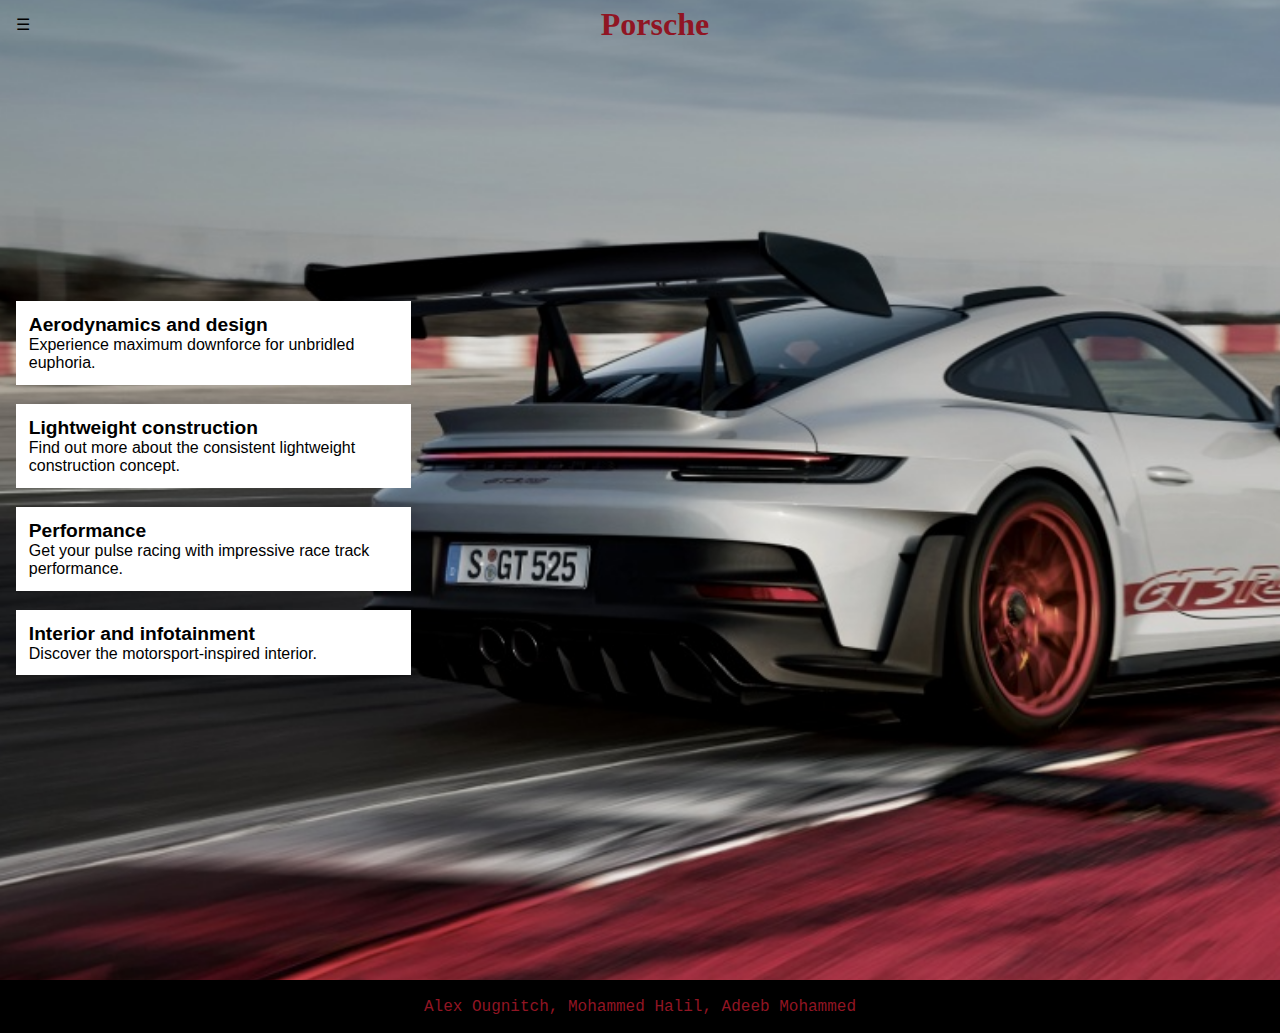
<file: index.html>
<!DOCTYPE html>
<html lang="en">
<head>
    <meta charset="UTF-8">
    <meta name="viewport" content="width=device-width, initial-scale=1.0">
    <title>Porsche GT3RS specs</title><!--page name-->
    <link rel="stylesheet" href="./assets/CSS/index.css">

</head>
<body>
    <nav><!--Hamburger nav bar-->
        <input type="checkbox" id="menu-toggle"/>
        <label for="menu-toggle"><span class="hamburger-icon">&#9776;</span></label>
        <h1 class="title">Porsche</h1>
        <ul class="menu">
          <li><a href="./index.html">Home</a></li>
          <li><a href="./page2.html">Specs</a></li>
          <li><a href="./page3.html">Compare</a></li>
          <li><a href="./extras.html">Extras</a></li>
          <li><a href="./about.html">About</a></li>
          <li><a href="./page5.html">Gallery</a></li>
          <li><a href="./ref.html">Refrences</a></li>
        </ul>
      </nav>
    <!--container with the image and the sidebar-->
    <div class="container">
        <img src="./assets/images/homepage porsche.png" alt="Background Image" class="background-image">
        <div class="sidebar">
            <a href="#aerodynamics">
                <span>Aerodynamics and design</span>
                <p>Experience maximum downforce for unbridled euphoria.</p>
            </a>
            <a href="#lightweight">
                <span>Lightweight construction</span>
                <p>Find out more about the consistent lightweight construction concept.</p>
            </a>
            <a href="#performance">
                <span>Performance</span>
                <p>Get your pulse racing with impressive race track performance.</p>
            </a>
            <a href="#interior">
                <span>Interior and infotainment</span>
                <p>Discover the motorsport-inspired interior.</p>
            </a>
        </div>
    </div> 
    <!--footer-->
    <footer>
        <p>Alex Ougnitch, Mohammed Halil, Adeeb Mohammed</p>
    </footer>
</body>
</html>
</file>
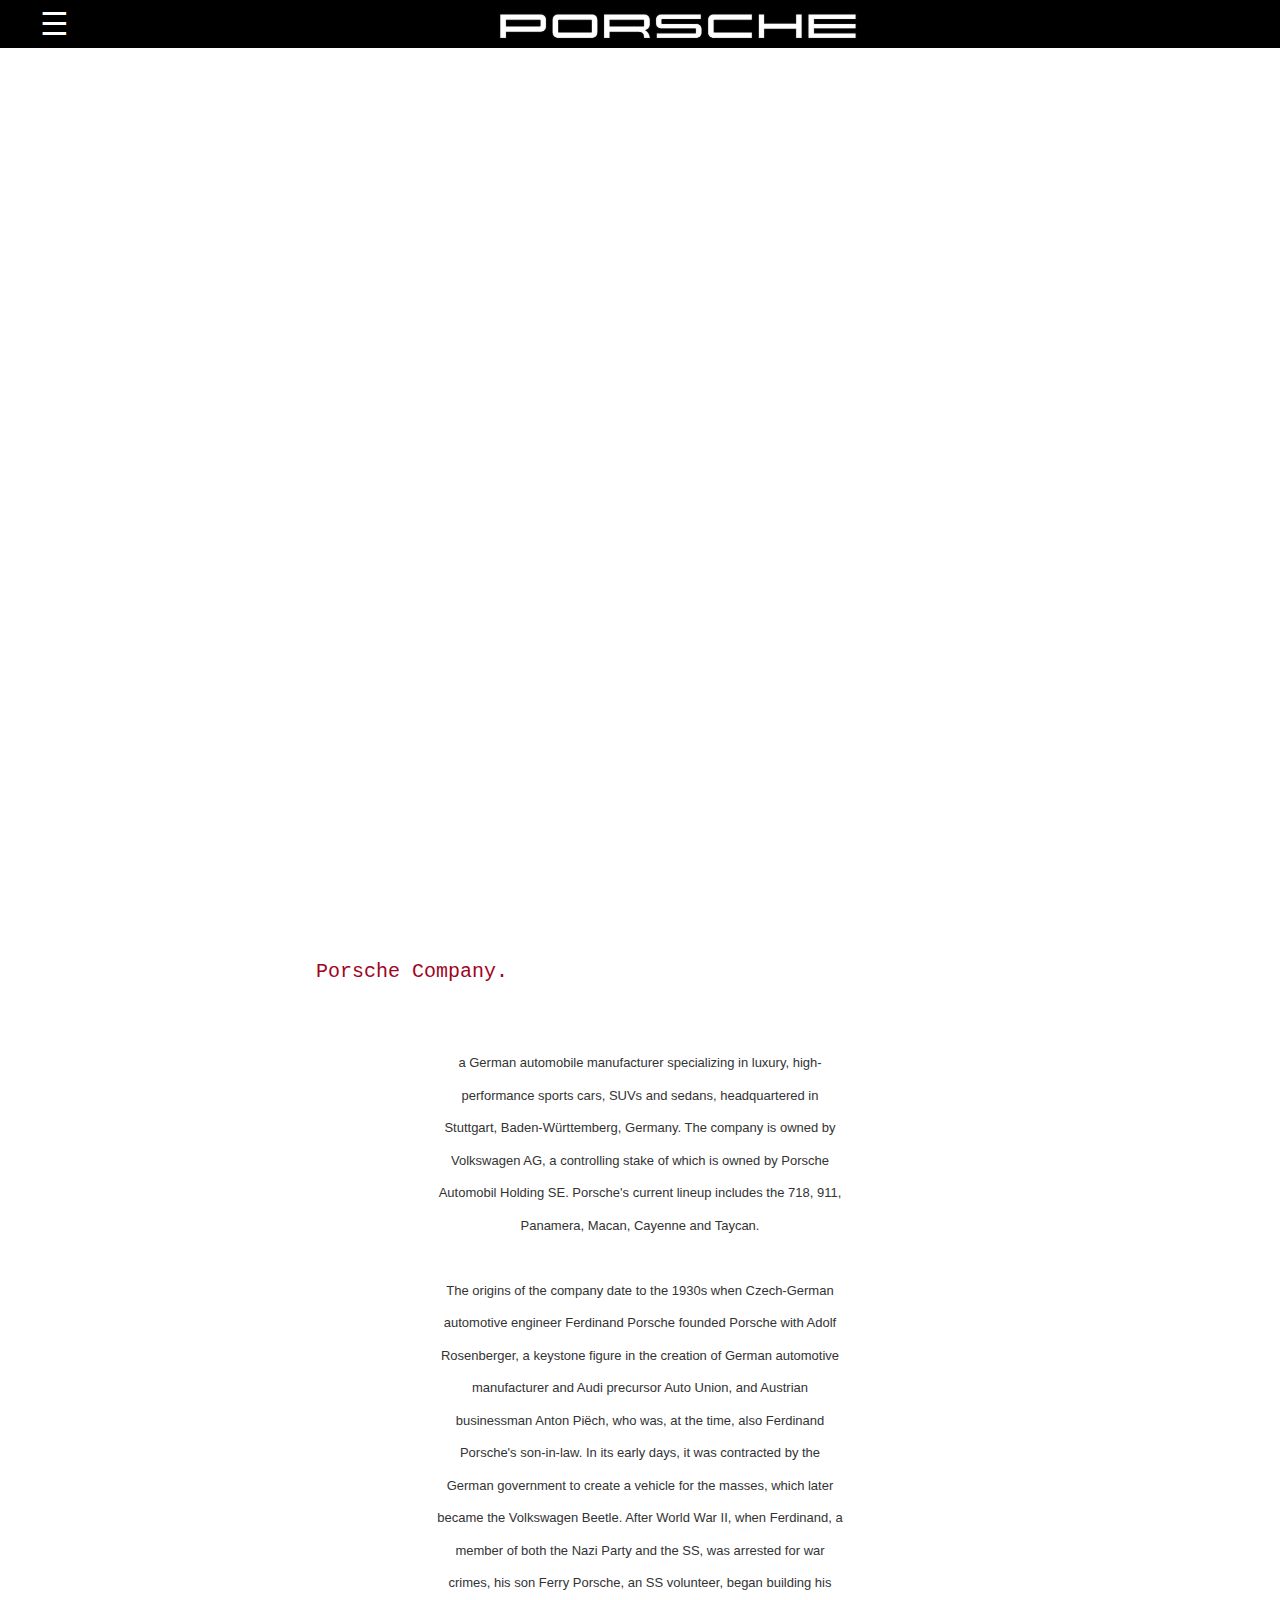
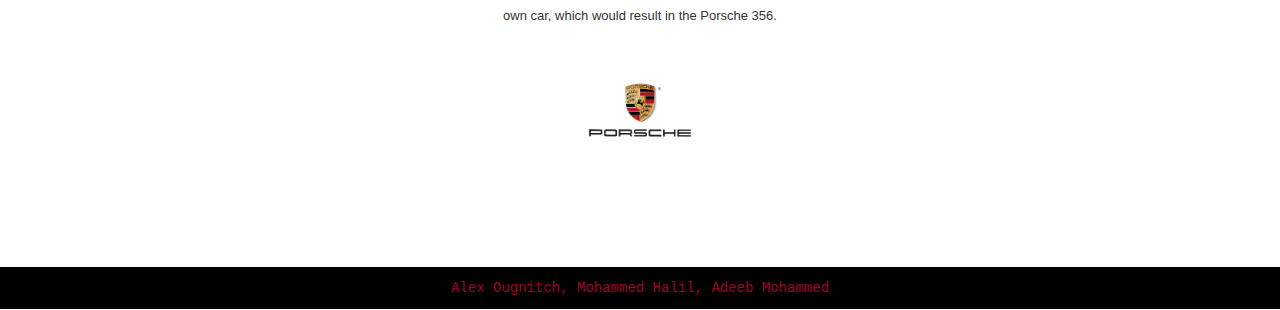
<file: about.html>
<!DOCTYPE html>
<html lang="en">
<head>
    <meta charset="UTF-8">
    <meta name="viewport" content="width=device-width, initial-scale=1.0">
    <link rel="stylesheet" href="./assets/CSS/about.css">
    <title>Document</title>
</head>
<body>
    <header>
        <nav>
            <input type="checkbox" id="menu-toggle"/>
            <label for="menu-toggle">&#9776;</label>
            <ul class="menu">
              <li><a href="./index.html">Home</a></li>
              <li><a href="./page2.html">Specs</a></li>
              <li><a href="./page3.html">Compare</a></li>
              <li><a href="./extras.html">Extras</a></li>
              <li><a href="./about.html">About</a></li>
              <li><a href="./page5.html">Gallery</a></li>
              <li><a href="./ref.html">Refrences</a></li>
            </ul>
          </nav>

        <img src="./assets/images/new_head.jpeg" alt="Header Image">

    </header>

    <div class="empty"></div>
    <div class="main">
        <p class="tit">Porsche Company.</p><br>
        <div class="textbox">
            a German automobile manufacturer specializing in luxury, high-performance sports cars, SUVs and sedans, headquartered in Stuttgart, Baden-Württemberg, Germany. The company is owned by Volkswagen AG, a controlling stake of which is owned by Porsche Automobil Holding SE. Porsche's current lineup includes the 718, 911, Panamera, Macan, Cayenne and Taycan.<br><br>
            The origins of the company date to the 1930s when Czech-German automotive engineer Ferdinand Porsche founded Porsche with Adolf Rosenberger, a keystone figure in the creation of German automotive manufacturer and Audi precursor Auto Union, and Austrian businessman Anton Piëch, who was, at the time, also Ferdinand Porsche's son-in-law. In its early days, it was contracted by the German government to create a vehicle for the masses, which later became the Volkswagen Beetle. After World War II, when Ferdinand, a member of both the Nazi Party and the SS, was arrested for war crimes, his son Ferry Porsche, an SS volunteer, began building his own car, which would result in the Porsche 356.<br>
        </div>
        <img class="logo" src="./assets/images/porsche-logo.jpg" alt="">
    </div>

    <footer>
        <p>Alex Ougnitch, Mohammed Halil, Adeeb Mohammed</p>
    </footer>
</body>
</html>
</file>
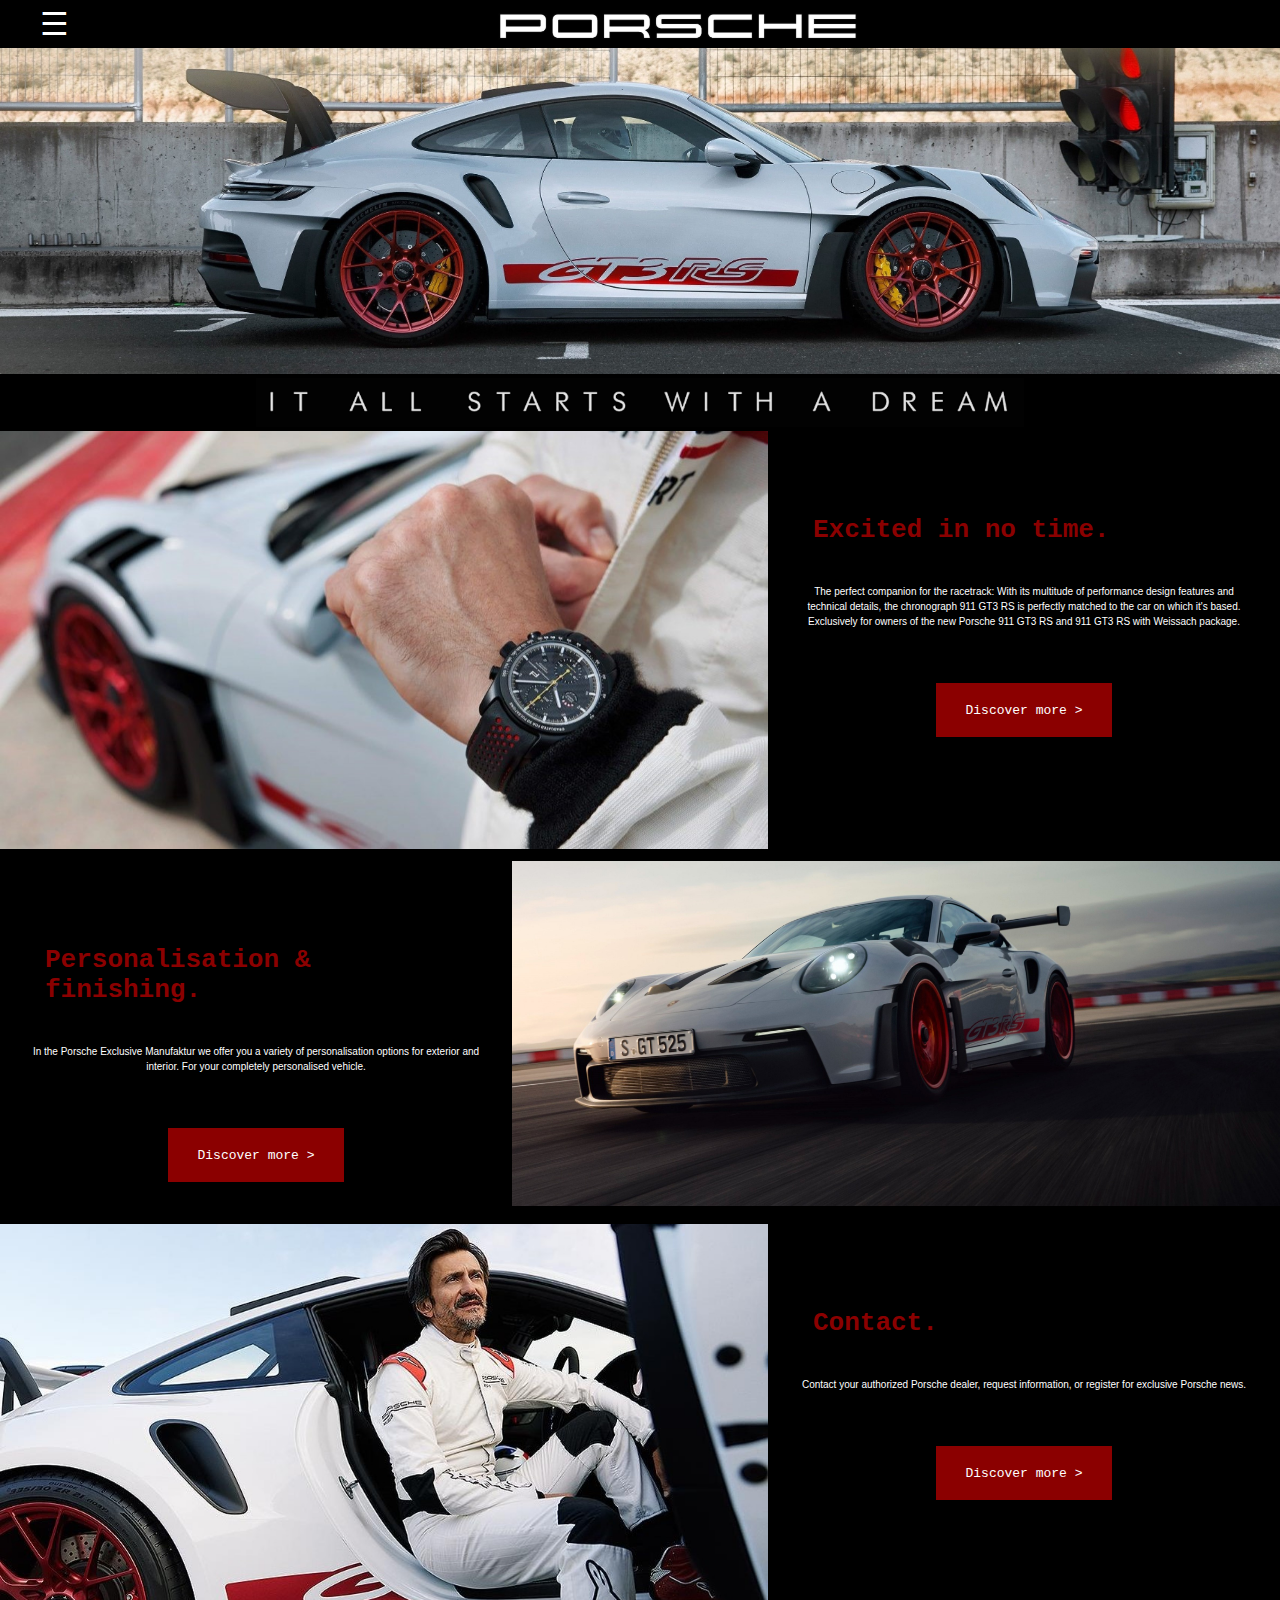
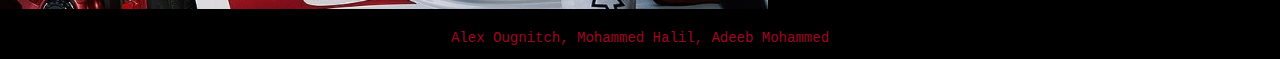
<file: extras.html>
<!DOCTYPE html>
<html lang="en">
<head>
    <meta charset="UTF-8">
    <meta name="viewport" content="width=device-width, initial-scale=1.0">
    <link rel="stylesheet" href="./assets/CSS/extras.css">
    <title>Document</title>

</head>
<body>
    <header>
        <nav>
            <input type="checkbox" id="menu-toggle"/>
            <label for="menu-toggle">&#9776;</label>
            <ul class="menu">
              <li><a href="./index.html">Home</a></li>
              <li><a href="./page2.html">Specs</a></li>
              <li><a href="./page3.html">Comapare</a></li>
              <li><a href="./extras.html">Extras</a></li>
              <li><a href="./about.html">About</a></li>
              <li><a href="./page5.html">Gallery</a></li>
              <li><a href="./ref.html">Refrences</a></li>
            </ul>
          </nav>

        <img src="assets\images\new_head.jpeg" alt="Header Image">

    </header>


    <div class="container">
        <div class="box1">
            <img class="img1" src="assets\images\374078.jpg" alt="car1">
        </div>
        <div class="bgtext">
            <img class="imgt" src="assets\images\dream.png" alt="txt">
        </div>
        <div class="bigbox">
            <div class="box2">
                <img class="img2" src="assets\images\watch.jpg" alt="watch">
            </div>
            <div class="box3">
                <p class="tit1">Excited in no time.</p>
                <p class="txt1">The perfect companion for the racetrack: With its multitude of performance design features and technical details, the chronograph 911 GT3 RS is perfectly matched to the car on which it's based. Exclusively for owners of the new Porsche 911 GT3 RS and 911 GT3 RS with Weissach package.</p>
                <a class="button" href="https://shop.porsche.com/us/en-US/porsche-design-timepieces-exclusive-vehicle-watches-chronograph-911-gt3rs" target="_blank">Discover more ></a>
            </div>
        </div>
        <div class="bigbox">
            <div class="box4">
                <p class="tit1">Personalisation & finishing.</p>
                <p class="txt1">In the Porsche Exclusive Manufaktur we offer you a variety of personalisation options for exterior and interior. For your completely personalised vehicle.</p>
                <a class="button" href="https://www.porsche.com/international/accessoriesandservice/exclusive-manufaktur/uniqueness/911/" target="_blank">Discover more ></a>
            </div>
            <div class="box5">
                <img class="img3" src="./assets/images/porsche-normal.jpg" alt="img3">
            </div>
        </div>
        <div class="bigbox">
            <div class="box6">
                <img class="img4" src="./assets/images/contacts.jpg" alt="img4">
            </div>
            <div class="box3">
                <p class="tit1">Contact.</p>
                <p class="txt1">Contact your authorized Porsche dealer, request information, or register for exclusive Porsche news.</p>
                <a class="button" href="https://contact.porsche.com/international/mpcontact/?modelsddPInt=id_ao3_primint&modelsddId=992850" target="_blank">Discover more ></a>
            </div>
        </div>
    </div>
    <footer>
        <p>Alex Ougnitch, Mohammed Halil, Adeeb Mohammed</p>
    </footer>
</body>
</html>
</file>
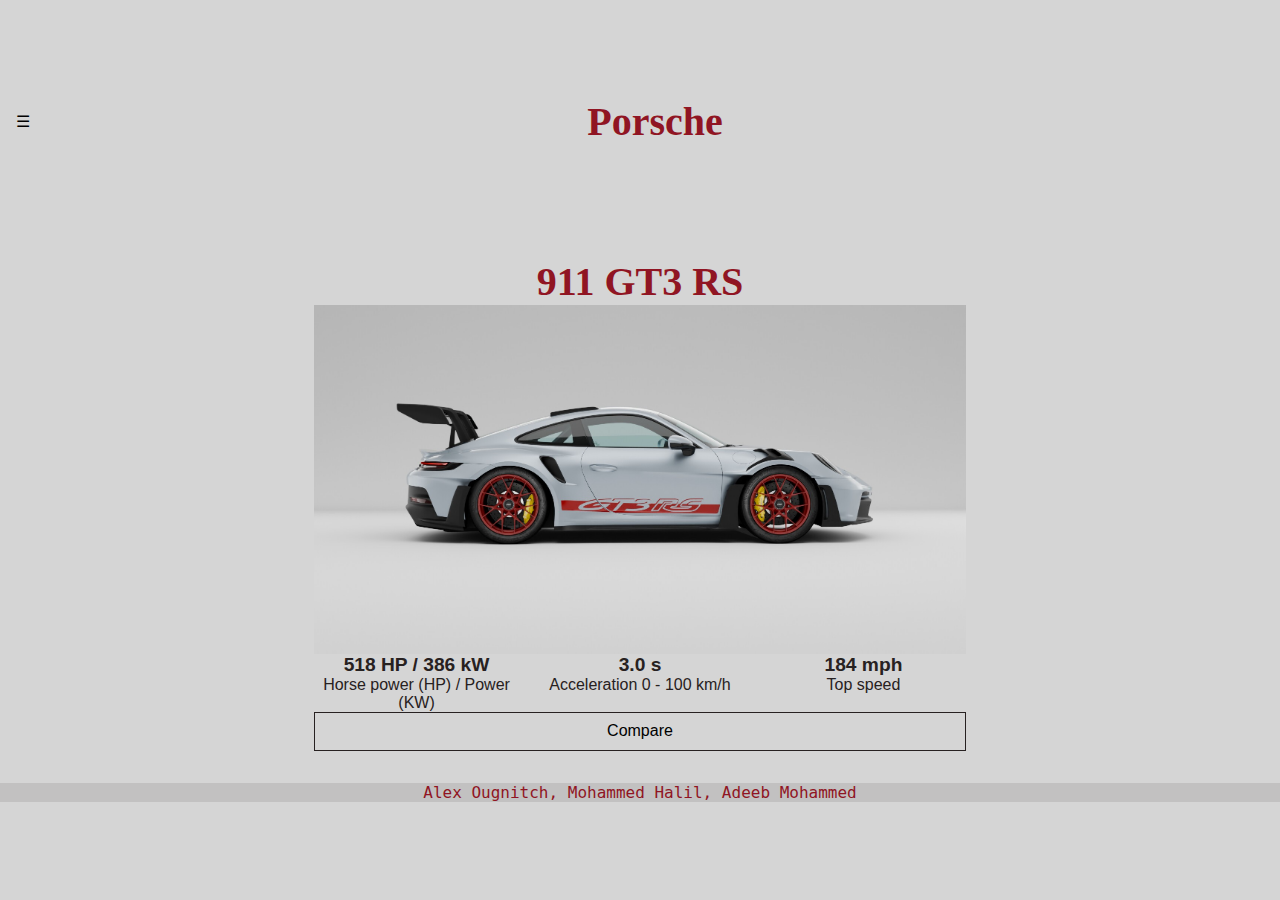
<file: page2.html>
<!DOCTYPE html>
<html lang="en">
<head>
    <meta charset="UTF-8">
    <meta name="viewport" content="width=device-width, initial-scale=1.0">
    <title>Specs</title><!--page name-->
    <link rel="stylesheet" href="./assets/CSS/page2.css">
</head>

<body>
    <nav>
        <input type="checkbox" id="menu-toggle"/>
        <label for="menu-toggle"><span class="hamburger-icon">&#9776;</span></label>
        <h1 class="title">Porsche</h1>
        <ul class="menu">
          <li><a href="./index.html">Home</a></li>
          <li><a href="./page2.html">Specs</a></li>
          <li><a href="./page3.html">Compare</a></li>
          <li><a href="./extras.html">Extras</a></li>
          <li><a href="./about.html">About</a></li>
          <li><a href="./page5.html">Gallery</a></li>
          <li><a href="./ref.html">Refrences</a></li>
        </ul>
      </nav>
    <div class="container">

        <div class="title">911 GT3 RS</div>

        <!--Image source-->
        <div class="image">
            <img src="./assets/images/sideprofile.jpeg" alt="Car Image">
        </div>

    <!--specs of the Porsche GT3RS-->
        <div class="stats">
            <div>
                <span>518 HP / 386 kW</span>
                <p>Horse power (HP) / Power (KW)</p>
            </div>
            <div>
                <span>3.0 s</span>
                <p>Acceleration 0 - 100 km/h</p>
            </div>
            <div>
                <span>184 mph</span>
                <p>Top speed</p>
            </div>
        </div>

        <div class="buttons">
            <button><a href="./page3.html">Compare</a></button>
        </div>
    </div>
    <!--footer-->
    <footer>
        <p>Alex Ougnitch, Mohammed Halil, Adeeb Mohammed</p>
    </footer>
</body>
</html>
</file>
<file: assets/CSS/index.css>
/* global body styles */
body {
    margin: 0; 
    font-family: Arial, sans-serif;
}

/* container styling */
.container {
    display: grid; /*grid layout is used*/
    grid-template-columns: 1fr 2fr;
    height: 100vh; /*full viewport height */
    position: relative; 
}

/* background image styling */
.container img.background-image {
    position: absolute; /* puts the image behind other elements */
    width: 100%; /* covers the full width */
    height: 100%; /* covers the full height */
    min-width: 100%; 
    min-height: 115%; 
    transform: translate(0%, -8.7%); /* adjusts the positioning of the image */
    z-index: -1; /* puts the image on top of the other elements of the paeg*/
    object-fit: cover; /*makes sure image doesnt stretch */
}


/* sidebar style*/
.sidebar {
    padding: 1em; 
    display: grid; 
    grid-template-rows: repeat(4, auto); /* divides into 4  rows */
    align-content: center;
}

/* sidebar link style */
.sidebar a {
    text-decoration: none; /* takes away underline from links */
    color: black; 
    display: flex;
    flex-direction: column; 
    justify-content: center;
    background: white;
    margin-bottom: 1.2em; 
    transition: 0.3s ease; /*  transition for hover effect */
    padding: 0.8em;
}

/* sidebar  hover effect */
.sidebar a:hover {
    background-color: rgb(200, 9, 47); /* changes background colorwhen  hover */
    transition: 0.2s ease-in-out;
    color: white; 
}

/* sidebar link text styling */
.sidebar a span {
    font-size: 1.2rem; 
    font-weight: bold; 
}
/* styling of the description of the sidebar buttons*/
.sidebar a p {
    font-size: 1rem; /*font size for descriptions */
    margin: 0; /* Removes default margin */
}

ul{
    padding: 0;
    list-style-type: none;
}

li{
    padding: 0px;
    margin: 0.25rem 1rem;
    font-weight: 400;
    font-size: 16px;
    
}


/* NAVIGATION BAR */

nav {
    height: 3rem;
    align-items: center;
    justify-content: center;
    position: relative;
    display: flex;
    flex-direction: row;
    z-index: 99;
  }

a{
    color: black;
    text-decoration: none;
    
}

a:hover{
    color: darkred;
    cursor: pointer;
}

label{
    margin-left: 1rem;
}
  
  .menu {
    display: none;
    position: absolute;
    top: 100%;
    left: 0;
    background-color: #fff;
    padding: 20px;
  }

  .hamburger-icon {
    color: black;
  }

  input{
    display: none;
  }
  
  #menu-toggle:checked ~ .menu {
    display: block;
  }



.title{
    width: 100%;
    color: rgb(144, 21, 35);
    font-weight: 600;
    text-align: center;
    font-family: "Porsche", serif;
}

/*footer style*/
footer {
    margin-top: 2em; 
    color: rgb(144, 21, 35); 
    width: 100%; 
    text-align: center; 
    font-family: monospace; 
    font-size: large;
    background-color: black; 
    display: block; /*footer takes the whole bottom portion*/
    padding: 0.1em 0; 
}

/* responsive design for 795px or smaller */
@media (max-width: 795px) {
    .container {
        grid-template-columns: 1fr; /*makes sidebar and content vertically */
    }

    .sidebar {
        padding: 2em;
        grid-template-rows: repeat(4, auto); 
    }

    nav {
        padding-top: 0; 
    }

    nav ul {
        flex-direction: column; /*puts nav items vertically */
        align-items: center; 
    }

    nav ul li {
        grid-template-rows: repeat(2, auto); /*  vertical stacking */
        margin: 0.8em; 
        margin-bottom: 0; 
    }

    nav ul li a {
        color: rgb(144, 21, 35); 
    }

    .sidebar a {
        font-size: 0.9rem; 
        background: rgba(255, 255, 255, 0.6); /* makes background semi-transparent */
        text-align: center; 
        border: none; 
    }

    .container img.background-image {
        transform: translate(0%, -32%); /*chaneg image position for small screen */
        object-fit: cover; /*makes sure image doesnt stretch */
    }
}
</file>
<file: assets/CSS/about.css>
/* Existing styles */
body {
    background-image: url('https://wallpaper.forfun.com/fetch/c0/c01662f04a772e80bd330eef1b9c77b0.jpeg');
    background-size: cover; /* Ensures the background image covers the entire page */
    background-attachment: fixed; /* Keeps the image fixed while scrolling */
    background-position: center; /* Centers the background image */
    margin: 0; /* Ensures the background touches the edge of the browser */
    padding: 0;
}
/* Styles header section of the page */
header {
    display: flex;
    background-color: black;
    position: fixed; /* Header stays fixed while scrolling */
    align-items: center;
    justify-content: center;
    width: 100%;
    top: 0;
    left: 0;
    z-index: 1000;
}
label {
    font-size: 2rem; /* Adjust icon size */
    color: white; /* Sets the hamburger icon color to white */
    background-color: transparent; /* Removes background if applied */
    padding: 0.5rem; /* Adds padding around the icon */
    cursor: pointer;
}

/* Styling for image making it centered and sized correctly */
header img {
    display: block; /* Allows changes to margin */
    margin-left: auto; /* Centers image */
    margin-right: auto; /* Centers image */
    width: 30%; /* Ensures the image occupies the full width of container */
}
/* Navigation styles */
nav {
    height: 3rem;
    position: relative;
    z-index: 99;
    display: flex;
    align-items: center;
    margin-left: 1rem;
}
ul {
    padding: 0;
    list-style-type: none;
}

li {
    padding: 0px;
    margin: 0.25rem 1rem;
    font-weight: 400;
    font-size: 16px;
    margin-bottom: 1.5em;

}
a {
    color: white;
    text-decoration: none;
    font-family: Arial, Helvetica, sans-serif;
    text-align: center;
}
a:hover {
    color: rgb(186, 14, 48);
    cursor: pointer;
}
label {
    margin-left: 1rem;
}
/* Hamburger menu icon styles */
.menu-icon {
    font-size: 2rem;
    color: white; /* Makes the hamburger icon white */
    background-color: black; 

    cursor: pointer;
}
/* Menu styles */
.menu {
    display: none;
    position: absolute;
    top: 100%;
    left: 0;
    background-color: black;
    padding: 60px;
}
input {
    display: none;
}
#menu-toggle:checked ~ .menu {
    display: block;
}
/* Styles main divbox width and background properties */
.main {
    width: 60%; /* Makes main divbox slimmer */
    display: block; /* Allows changes to margin */
    background-color: white;
    margin-left: auto; /* Centers content */
    margin-right: auto; /* Centers content */
    margin-bottom: 6em; /* Space between main divbox and footer */
}
/* Styles title in main divbox */
.tit {
    font-family: monospace;
    font-size: x-large;
    padding-left: 3em; /* Space between left of text and border */
    padding-top: 2em; /* Space between top of text and border */
    color: rgb(160, 4, 35);
}
/* Styles the content box for text */
.textbox {
    width: 60%; /* Matches the width of the main divbox */
    display: block; /* Allows changes to margin */
    background-color: white;
    color: #333;
    margin-left: auto; /* Centers content */
    margin-right: auto; /* Centers content */
    font-family: Arial, Helvetica, sans-serif;
    text-align: center; /* Centers the text */
    box-sizing: border-box; /* Ensures padding changes is within the box */
    padding: 2em;
    padding-bottom: 1em; /* Adds extra space between end of text and end image */
    line-height: 2.5; /* Increases the line spacing */
    font-weight: lighter;
    font-size: small;
}
/* Provides an empty space to allow for scrolling */
.empty {
    height: 100vh; /* Creates an empty space that occupies the full height of browser making user scroll for main content */
}
/* Styles end image inside the main divbox */
.logo {
    margin-top: 1.5em; /* Adds space between logo and text */
    padding-bottom: 1em;
    display: block; /* Allows changes to margin */
    width: 25%;
    margin-left: auto; /* Centers image */
    margin-right: auto; /* Centers image */
}
/* Styles the footer */
footer {
    background-color: black;
    text-align: center; /* Centers the text */
    padding: 1em;
    font-family: monospace;
}
/* Styles footer text */
footer p {
    margin: 0;
    font-size: 14px;
    color: rgb(160, 4, 35);
}
/* Responsive design for smaller screens (mobile devices) */
@media screen and (max-width: 525px) {
    header img{
        width:50%;
    }
    .main, .textbox {
        width: 100%; /* Makes the div boxes take up full width for mobile */
    }
    .tit {
        font-size: medium; /* Reduces font size for mobile devices */
        padding-left: 1em;
        padding-top: 1em;
    }
    .textbox {
        font-size: 14px; /* Smaller font size for mobile */
        line-height: 1; /* Reduces line spacing for mobile */
    }
}
</file>
<file: assets/CSS/extras.css>
header {
    display: flex;
    background-color: black;
    position: fixed; /* Header stays fixed while scrolling */
    align-items: center;
    justify-content: center;
    width: 100%;
    top: 0;
    left: 0;
    z-index: 1000;
}
label {
    font-size: 2rem; /* Adjust icon size */
    color: white; /* Sets the hamburger icon color to white */
    background-color: transparent; /* Removes background if applied */
    padding: 0.5rem; /* Adds padding around the icon */
    cursor: pointer;
}

/* Styling for image making it centered and sized correctly */
header img {
    display: block; /* Allows changes to margin */
    margin-left: auto; /* Centers image */
    margin-right: auto; /* Centers image */
    width: 30%; /* Ensures the image occupies the full width of container */
}
/* Navigation styles */
nav {
    height: 3rem;
    position: relative;
    z-index: 99;
    display: flex;
    align-items: center;
    margin-left: 1rem;
}
ul {
    padding: 0;
    list-style-type: none;
}

li {
    padding: 0px;
    margin: 0.25rem 1rem;
    font-weight: 400;
    font-size: 16px;
    margin-bottom: 1.5em;

}
a {
    color: white;
    text-decoration: none;
    font-family: Arial, Helvetica, sans-serif;
    text-align: center;
}
a:hover {
    color: rgb(186, 14, 48);
    cursor: pointer;
}
label {
    margin-left: 1rem;
}
/* Hamburger menu icon styles */
.menu-icon {
    font-size: 2rem;
    color: white; /* Makes the hamburger icon white */
    background-color: black; 

    cursor: pointer;
}
/* Menu styles */
.menu {
    margin-top: 1em;
    display: none;
    position: absolute;
    top: 100%;
    left: 0;
    background-color: black;
    padding: 60px;
}
input {
    display: none;
}
#menu-toggle:checked ~ .menu {
    display: block;
}

/*styles header image*/
header img {
    display: block; /*allows changes to margin*/
    margin-left: auto; /*centers image*/
    margin-right: auto; /*centers image*/
    width: 30%; /*makes image smaller*/
}
body {
    background-color: black;
}
/*styles all elements*/
* {
    box-sizing: border-box;/*padding and border changes are within*/
    margin: 0;
    padding: 0;
}
/*styles orientation of the elements*/
.container {
    display: flex;
    flex-direction: column;/*makes the elements a verticle stack*/
    align-items: center;
}
.bigbox {
    display: flex; /*makes element in row*/
    width: 100%; /*takes full width of screen*/
    margin: 0.25em ; /*creates small gap*/
}
.box1,.box2,.box5,.box6 {
    width: 100%; /*takes full width of screen*/
    margin: 0;
}
.img1,.img2,.img3,.img4 {
    width: 100%; /*takes full width of screen*/
}
.box3,.box4 {
    width: 40%; /*takes 40% width of screen*/
    background-color: black;
    padding: 2em;
}
.box2,.box5,.box6 {
    width: 60%; /*takes 60% width of screen*/
}
.button {
    margin-top: 4em; /*seperates button and text*/
    display: block; /*allows margin changes*/
    border: 2px solid black;
    background-color: darkred;
    width: 40%;
    margin-left: auto; /*centers element*/
    margin-right: auto; /*centers element*/
    font-family: monospace;
    padding: 1.5em;
}
/*styles button when cursor above it*/
.button:hover {
    background-color: white;
    color: darkred;
    transition: all 0.5s ease-in-out;/*smoother animation*/
}
/*styles button text*/
a {
    color: white;
    text-decoration: none;
    text-align: center;
}
/*styles the title*/
.tit1 {
    font-size: xx-large; /*large text*/
    margin-bottom: 1.5em; /*seperates title and text*/
    font-family: monospace;
    color: darkred;
    text-align: left; /*text is put to left*/
    padding-left: 0.5em; /*adds space to left*/
    padding-top: 2em; /*adds space to top*/
    font-weight: bold;
}
/*styles the text*/
.txt1 {
    color: white;
    font-family: Arial, Helvetica, sans-serif;
    text-align: center; /*centeres text*/
    line-height: 1.5; /*line spacing*/
    font-weight: lighter;
    font-size: x-small; /*small text*/
}
/*styles images*/
.bgtext {
    display: block; /*allows margin changes*/
    background-color: black;
    width: 100%; /*takes full width of screen*/
}
/*styles images*/
.imgt {
    display: block; /*allows margin changes*/
    width: 60%; /*takes 60% width of screen*/
    margin: 0 auto; /*centers element*/
}
footer {
    background-color: black;
    text-align: center; /*centers the text*/
    padding: 1em;
    font-family: monospace
}

/*Footer text styling*/
footer p {
    margin: 0;
    font-size: 14px;
    color: rgb(160, 4, 35);
}
@media (max-width: 525px) { 
    .bigbox {
         flex-direction: column; 
        } 
        .box3, .box4, .box2, .box5, .box6 {
             width: 100%; 
            } header img { 
                width: 50%; /* Full width on mobile devices */ 
            } 
        }  @media (max-width: 768px) { 
            .bigbox { 
                flex-direction: column; 
            } .box3, .box4, .box2, .box5, .box6 {
                 width: 100%; 
                } header img { 
                    width: 50%; /* Full width on iPad screens */ 
                } 
            }
</file>
<file: assets/CSS/page2.css>
/* HAMBURGER STYLE NAV BAR */
*{
    box-sizing: border-box;
    margin: 0;
    padding: 0;
}

nav {
    width: 100%;
    height: 3rem;
    align-items: center;
    justify-content: center;
    position: relative;
    display: flex;
    flex-direction: row;
    z-index: 99;
  }

a{
    color: black;
    text-decoration: none;
    
}

a:hover{
    color: darkred;
    cursor: pointer;
}

label{
    margin-left: 1rem;
}
  
  .menu {
    display: none;
    position: absolute;
    top: 100%;
    left: 0;
    background-color: #fff;
    padding: 20px;
  }

  .hamburger-icon {
    color: black;
  }

  input{
    display: none;
  }
  
  #menu-toggle:checked ~ .menu {
    display: block;
  }
ul
{
    list-style: none;
}


.title{
    width: 100%;
    color: rgb(144, 21, 35);
    font-weight: 600;
    text-align: center;
    font-family: "Porsche", serif;
}


/* applies global body styling for a centered layout */
body {
    margin: 0;
    font-family: Arial, sans-serif;
    color: rgb(39, 33, 33); 
    background: rgb(213, 213, 213); 
    display: flex;
    flex-direction: column; 
    justify-content: center;
    align-items: center;
    min-height: 100vh;
}

/* centers and structures content with a responsive grid */
.container {
    margin-top: 7em; 
    display: grid;
    grid-template-rows: auto auto 1fr auto; 
    text-align: center;
    max-width: 51%; /* max width */
    width: 100%;
}

/*stying of the title*/
.title {
    font-size: 2.5rem;
    font-weight: bold;
}

/* makes sure the image is centered */
.image {
    display: flex;
    justify-content: center;
}

/* scales the image to fit container */
.image img {
    max-width: 100%;
    height: auto;
}

/* grid layout for specs section */
.stats {
    display: grid;
    grid-template-columns: repeat(3, 1fr); 
    gap: 1.1em; 
    text-align: center;
    font-size: 1rem;
}

/* emphasizes stat values with bold, larger font */
.stats div span {
    font-size: 1.2rem;
    font-weight: bold;
}

.buttons {
    display: grid;
    grid-template-columns: 1fr;
    text-align: center;
}

/* styles compare button */
.buttons button {
    background: none;
    border: 1px solid rgb(39, 33, 33);
    color: rgb(39, 33, 33);
    padding: 0.6em;
    font-size: 1rem;
    cursor: pointer;
}

/* adds hover effect for buttons */
.buttons button:hover {
    background-color: rgb(144, 21, 35); /* changes background on hover */
    color: white; /* switches text to white */
    transition: 0.3s ease; /*  color transition */
}

/* styles footer */
footer {
    margin-top: 2em;
    color: rgb(144, 21, 35); 
    width: 100%;
    text-align: center;
    font-family: monospace;
    font-size: large;
    background-color: rgb(194, 193, 193); 
}

/* adjusts layout for small screens */
@media (max-width: 795px) {
    .stats {
        grid-template-columns: repeat(1, 1fr); /* stacks specs vertically */
    }

    footer {
        font-size: 0.6em; /* small footer text */
    }
}
</file>
